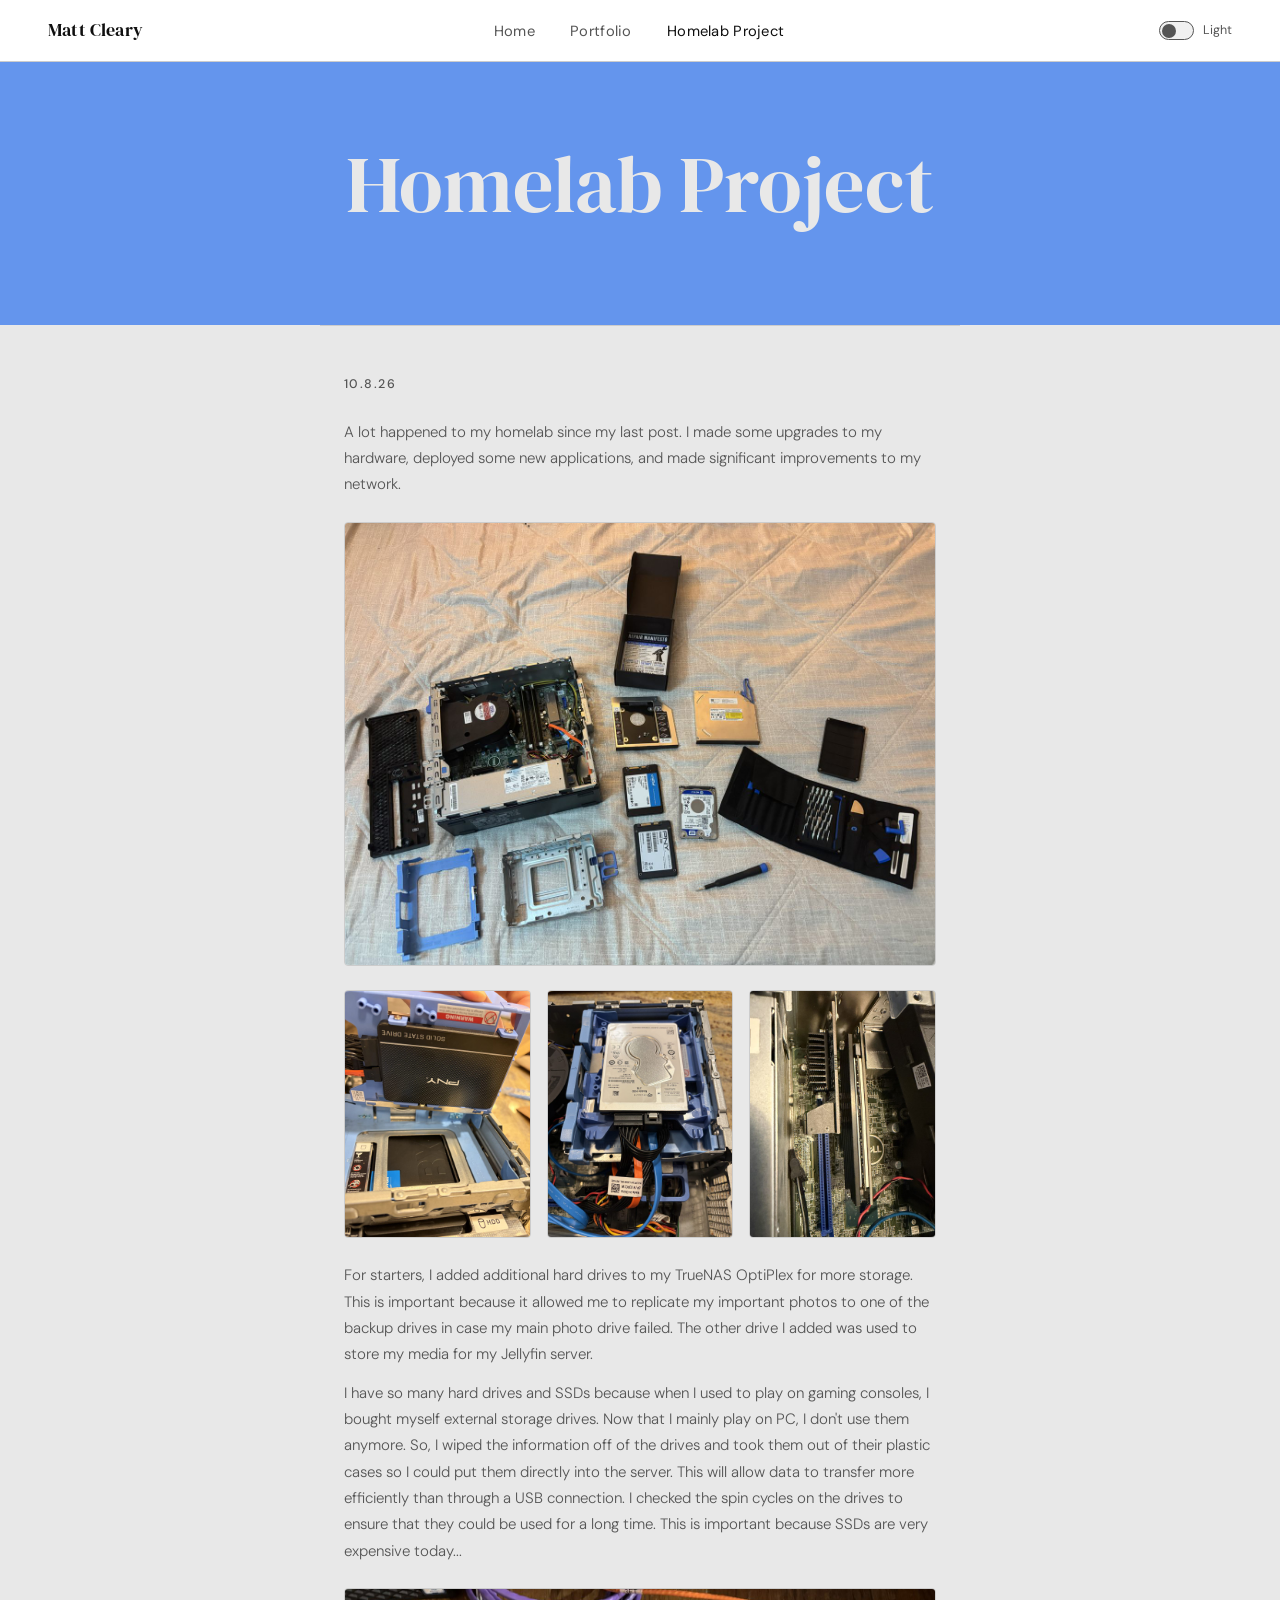
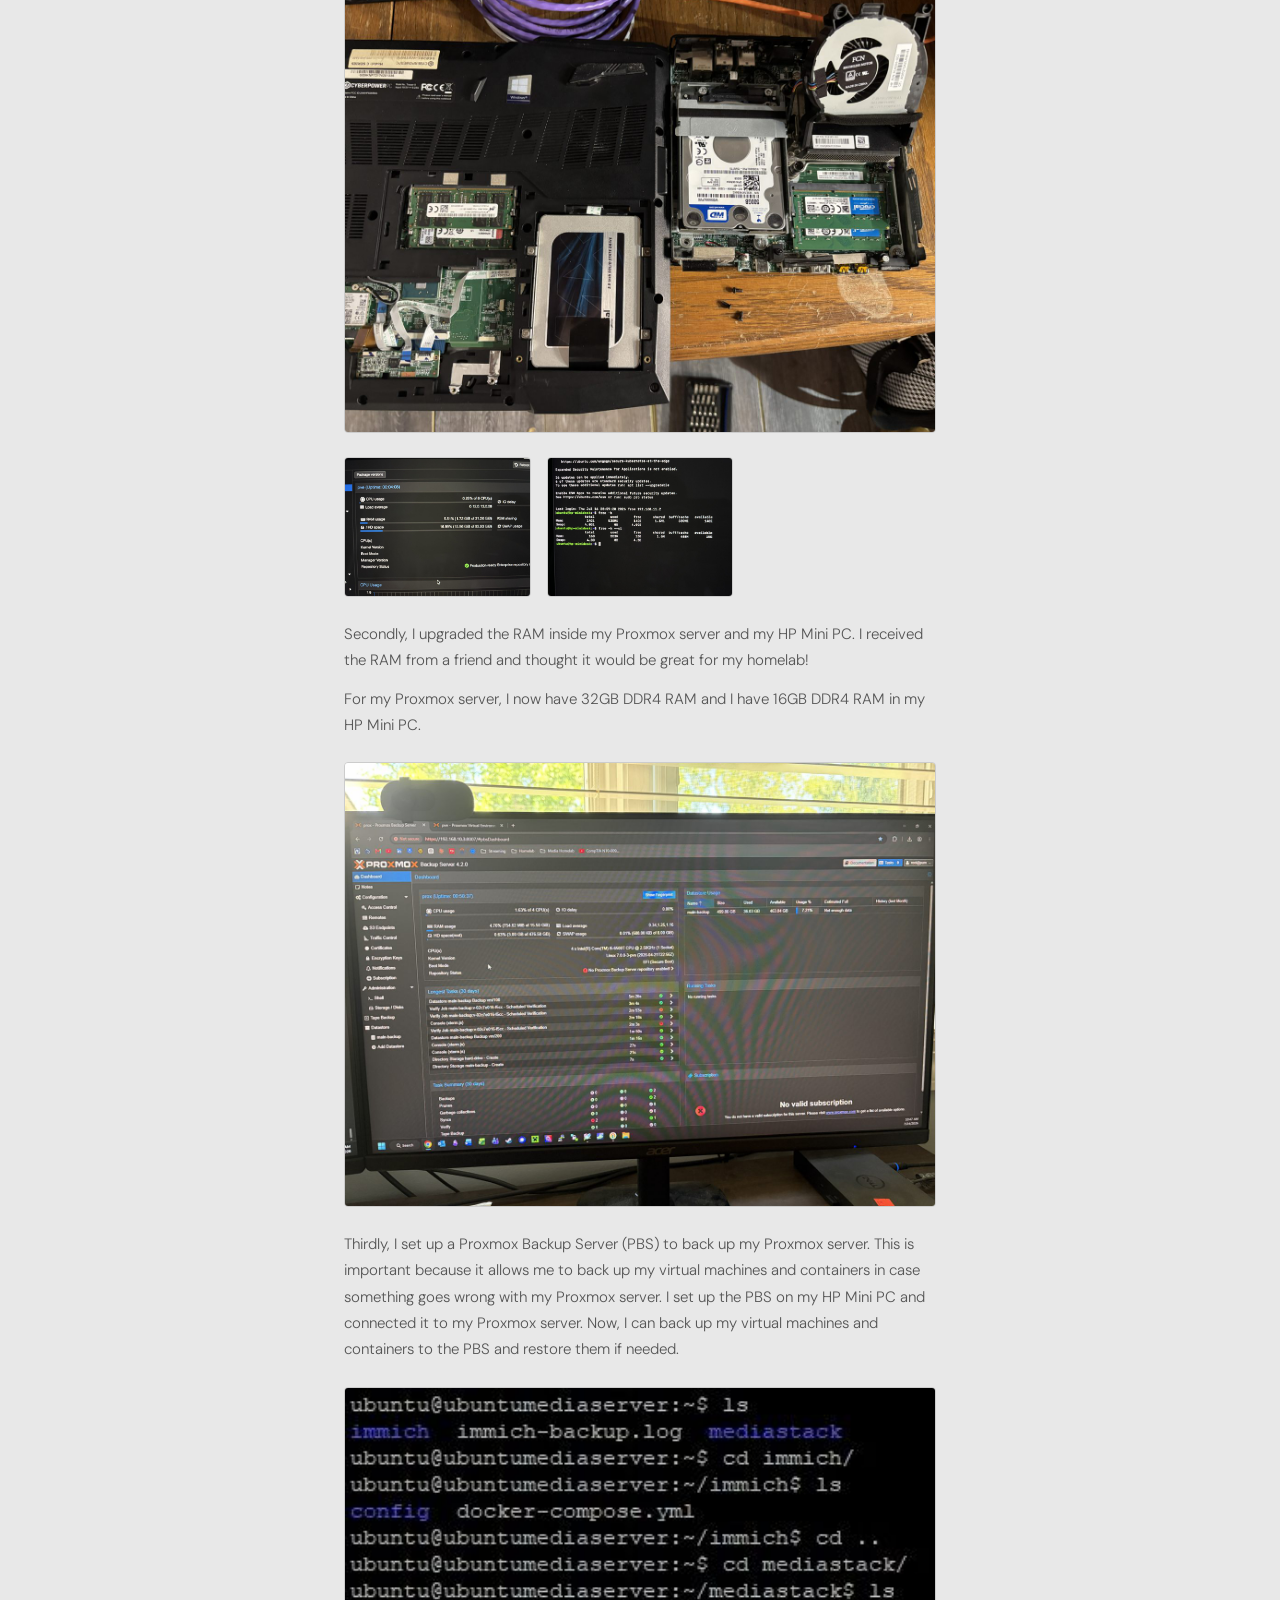
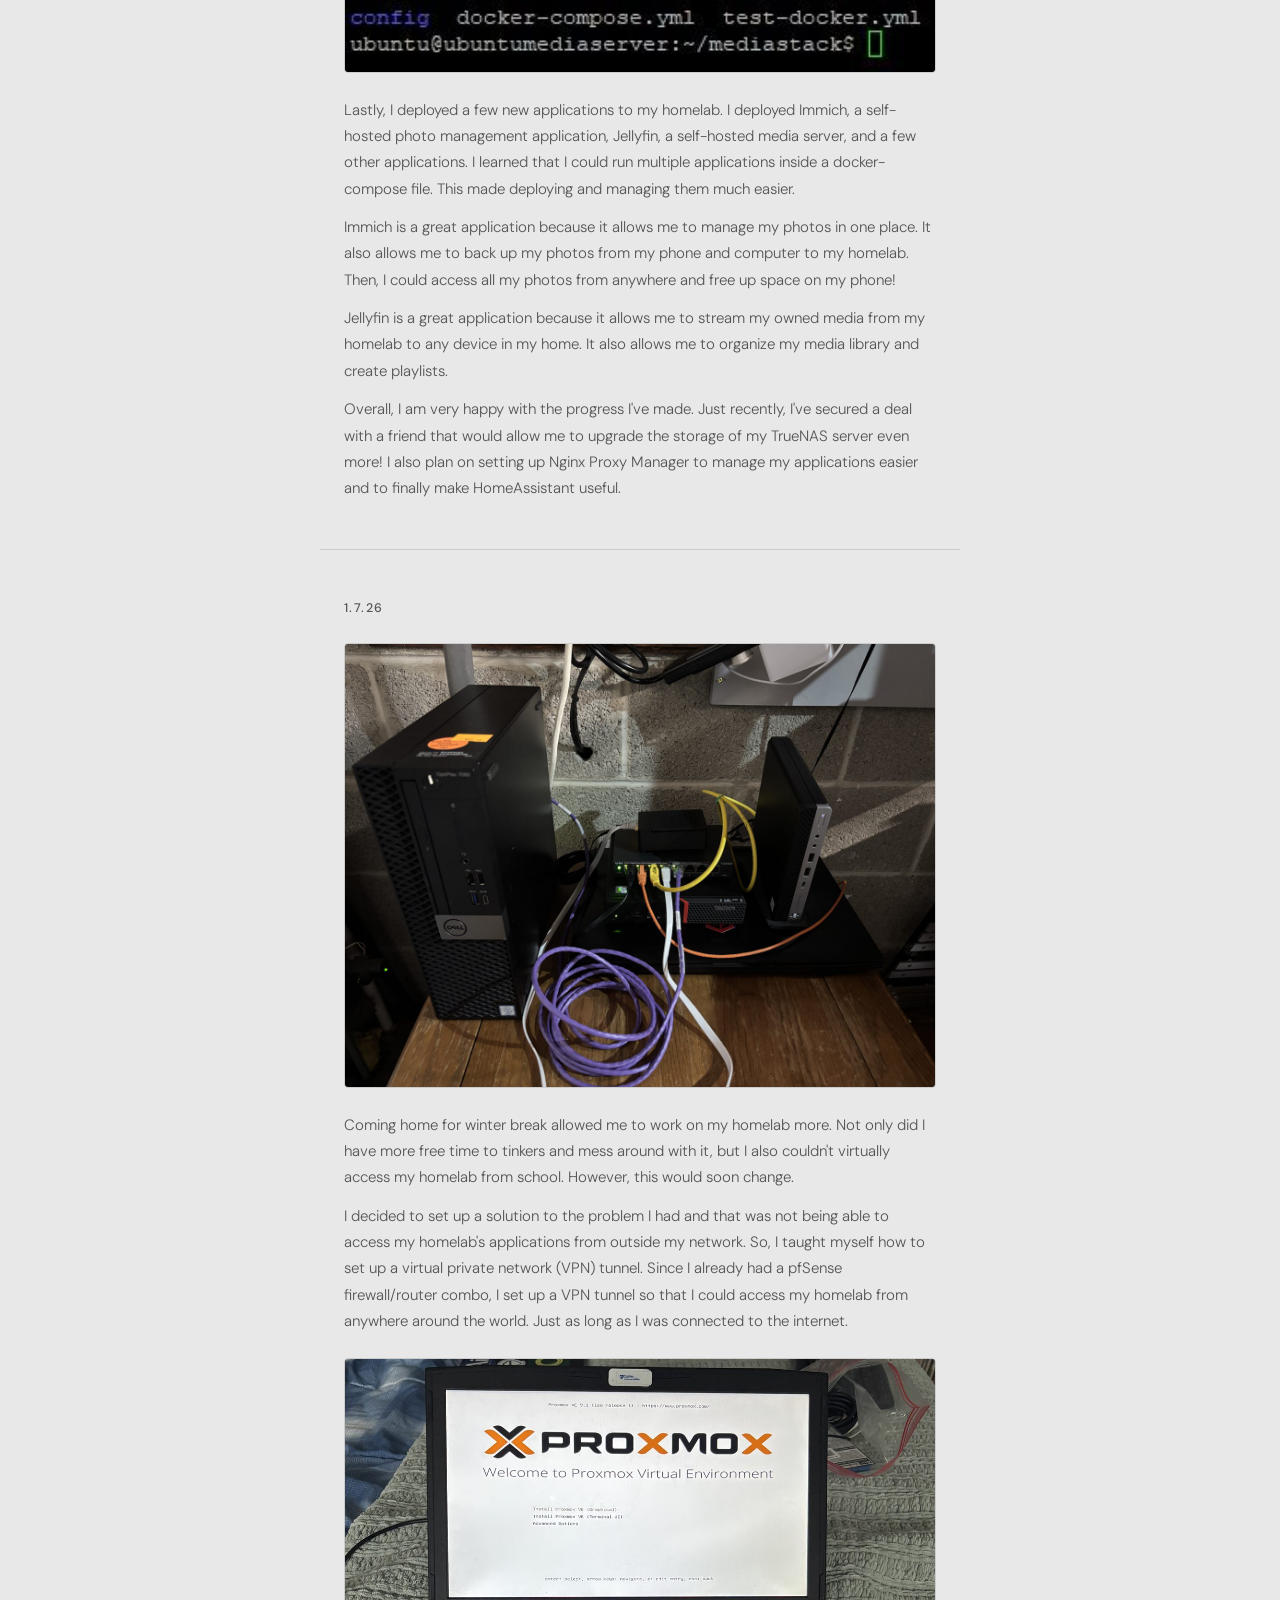
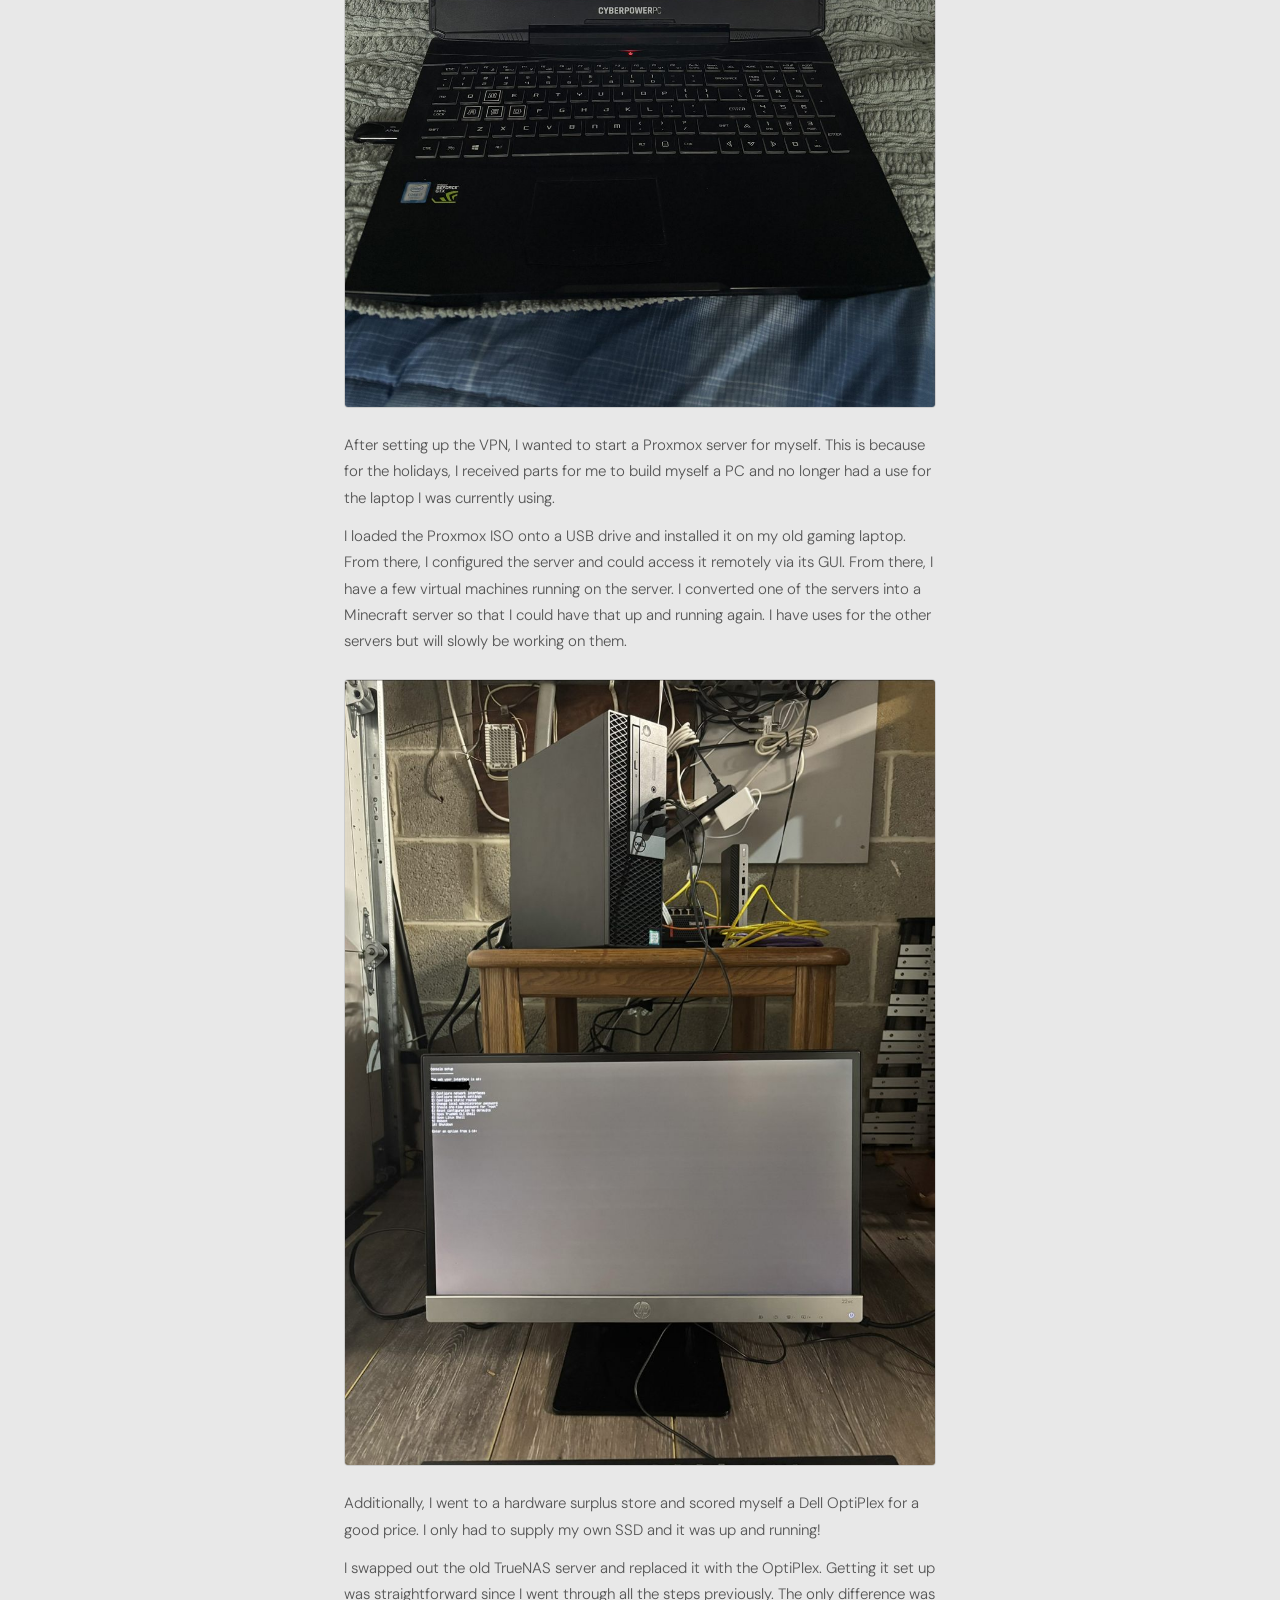
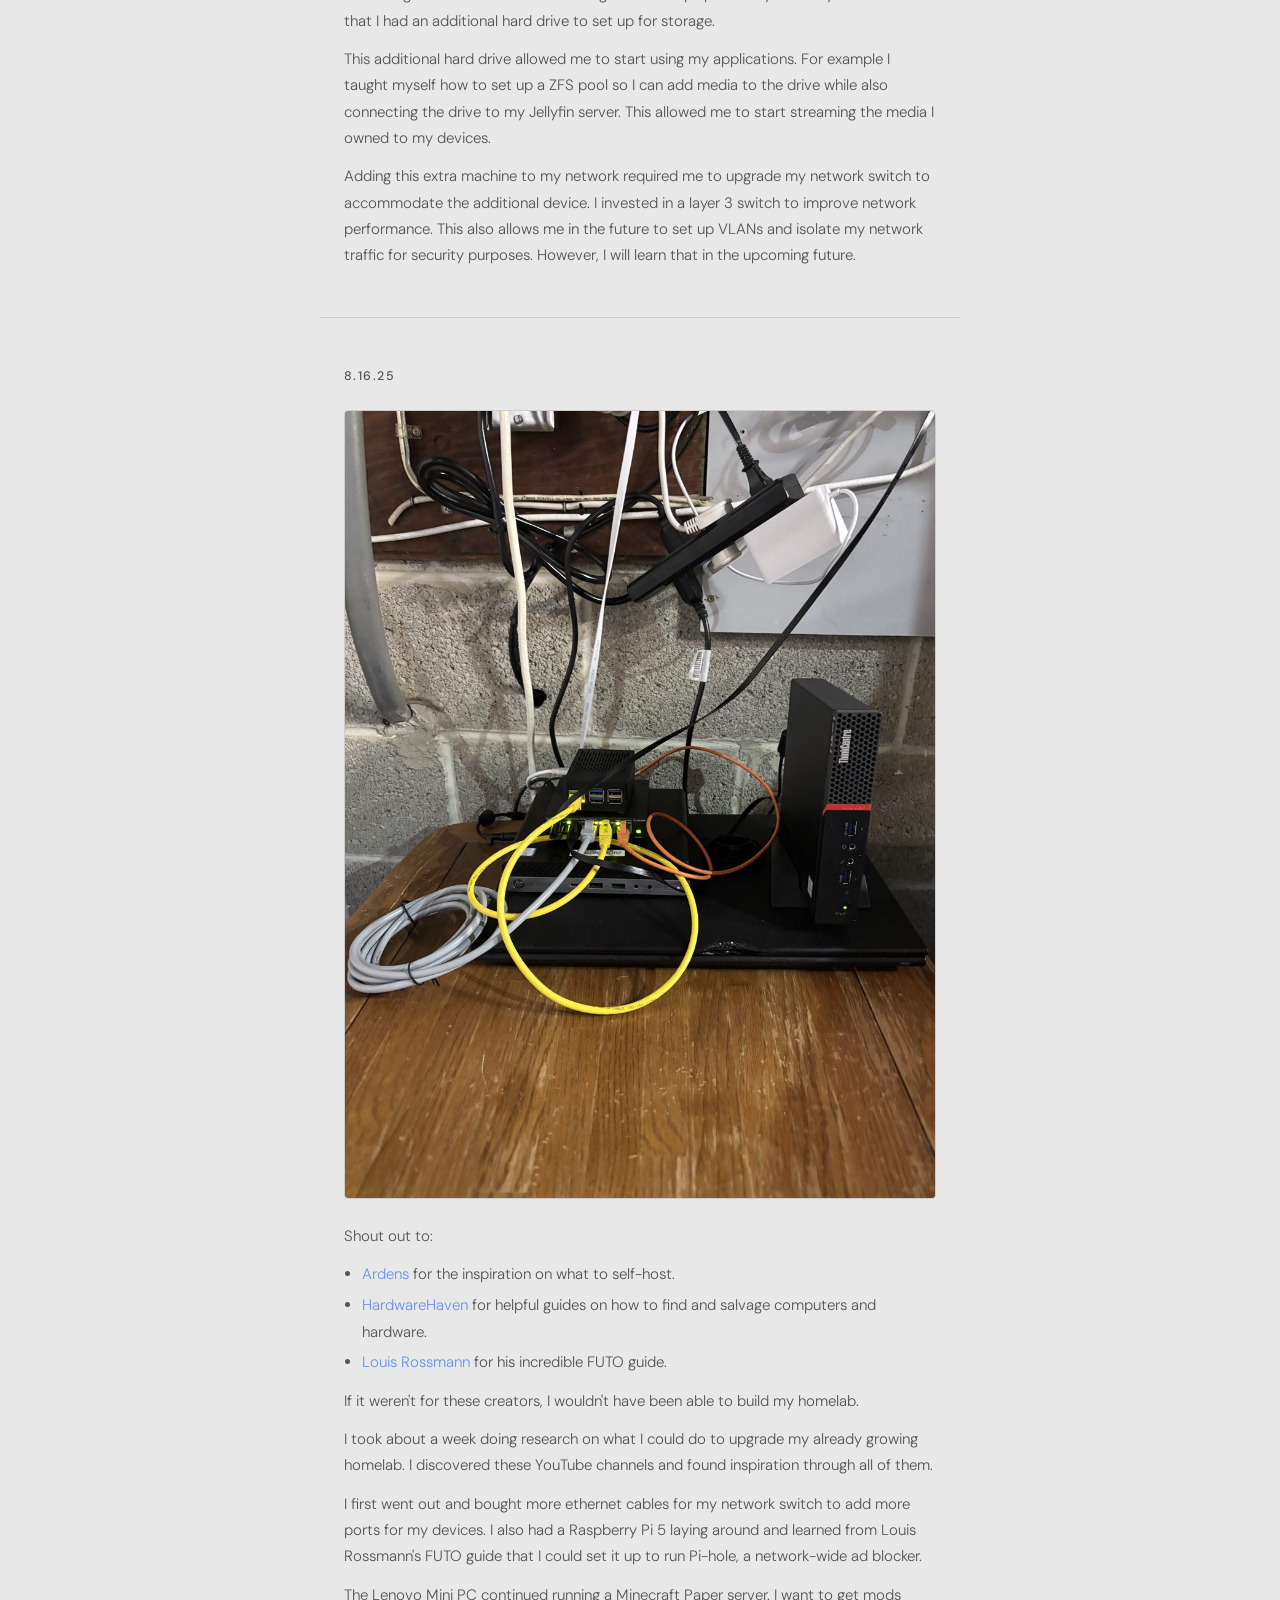
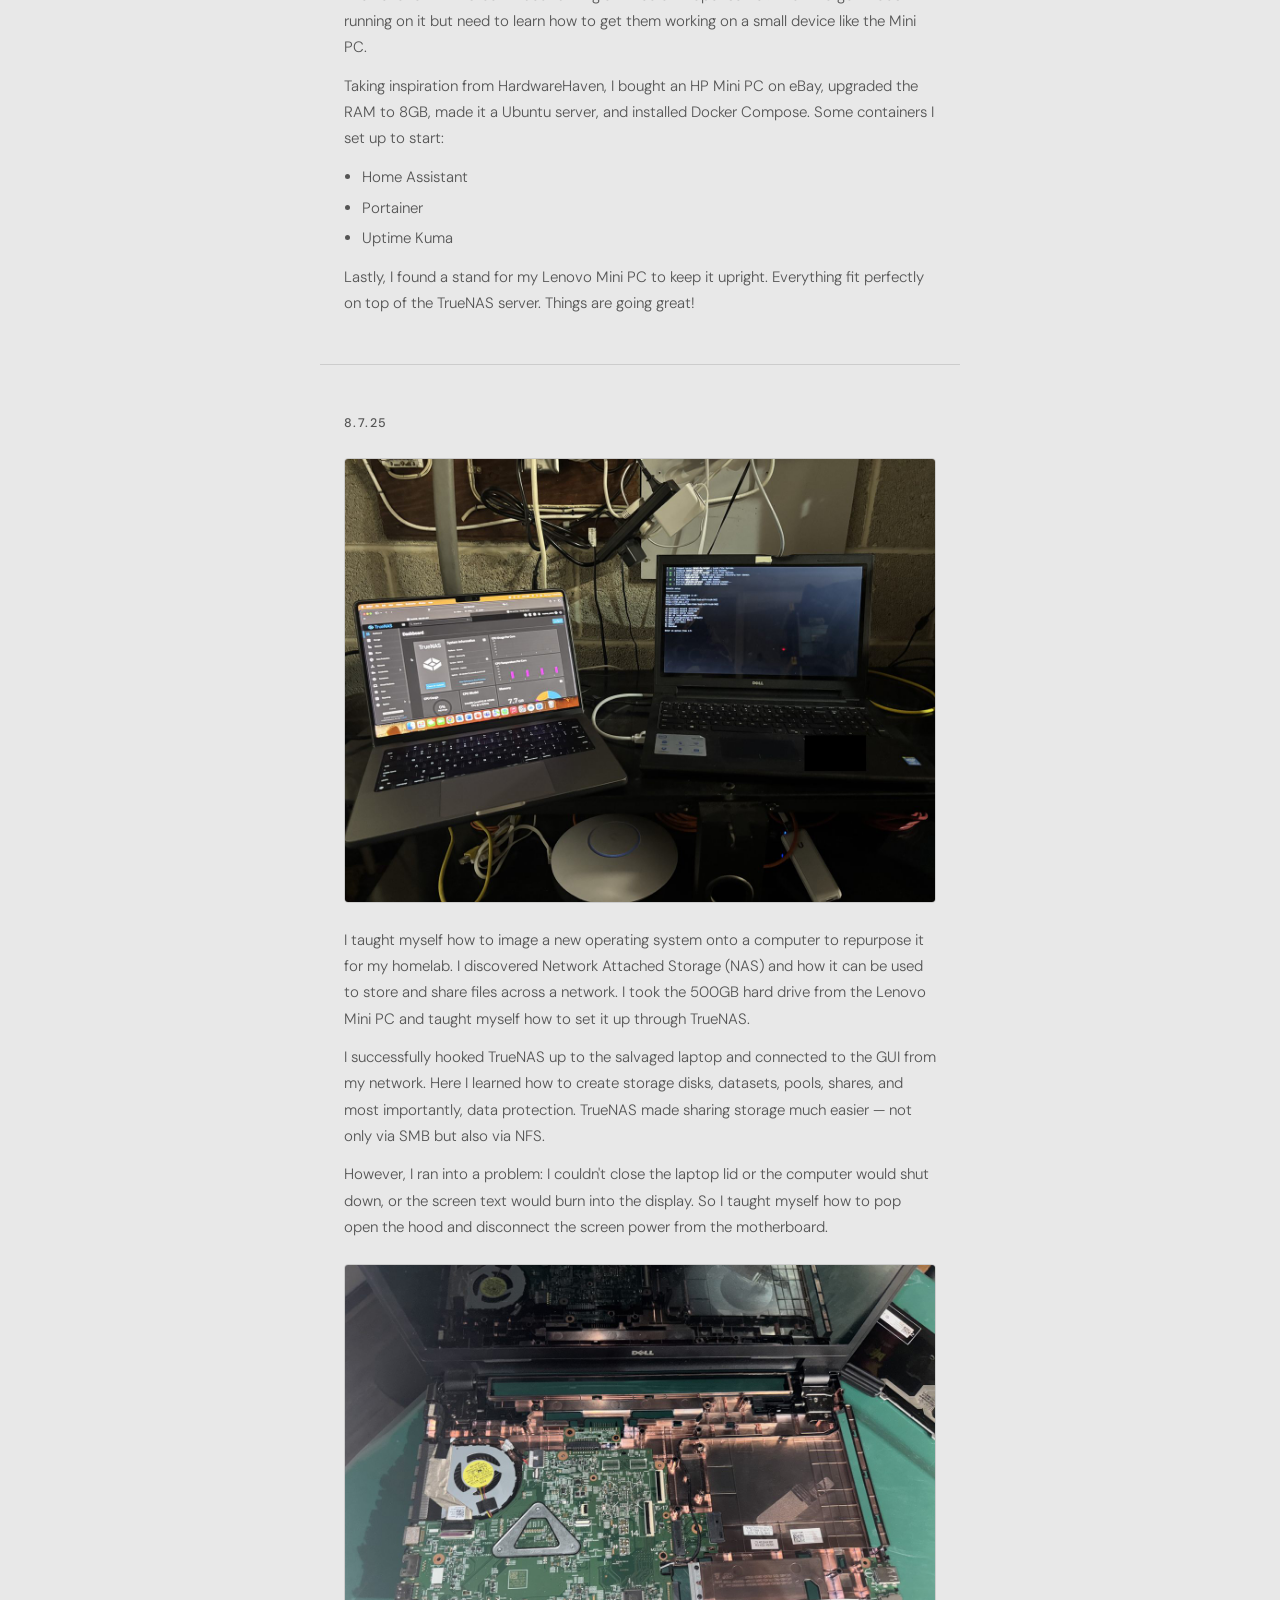
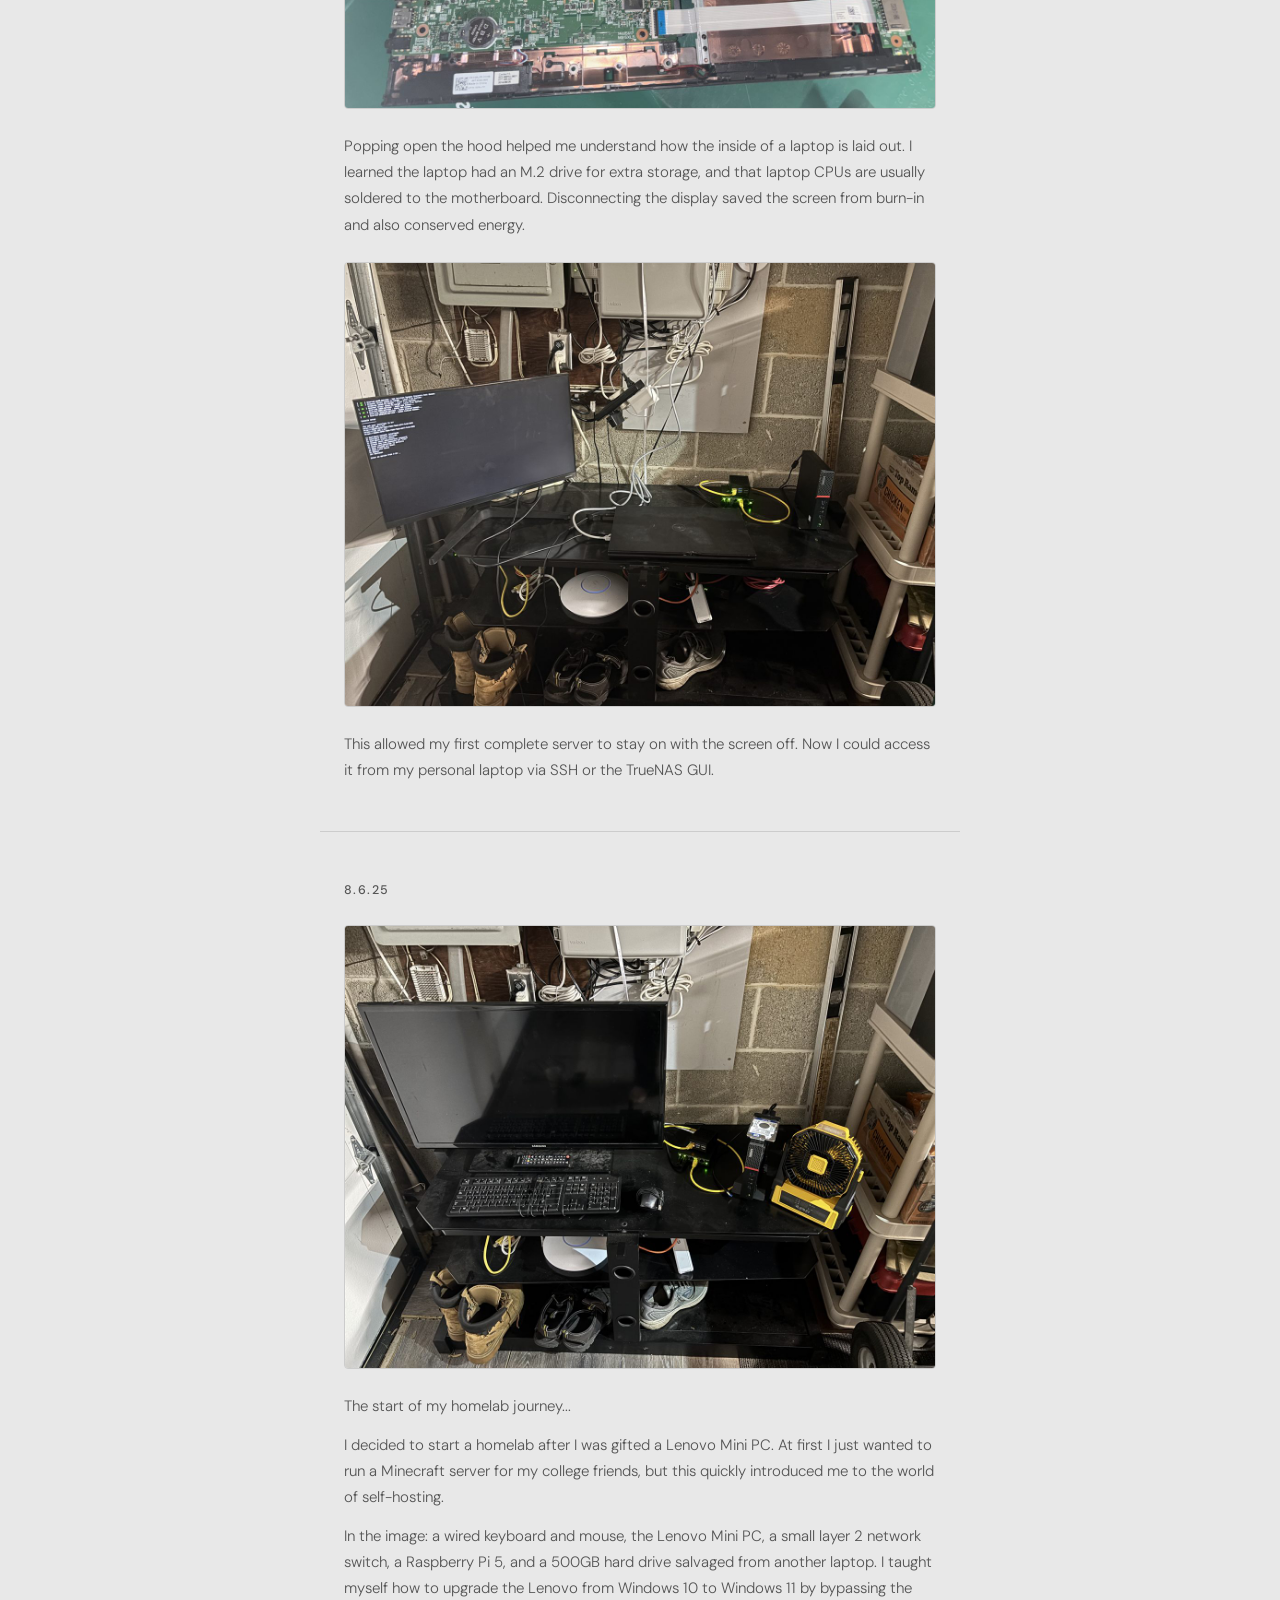
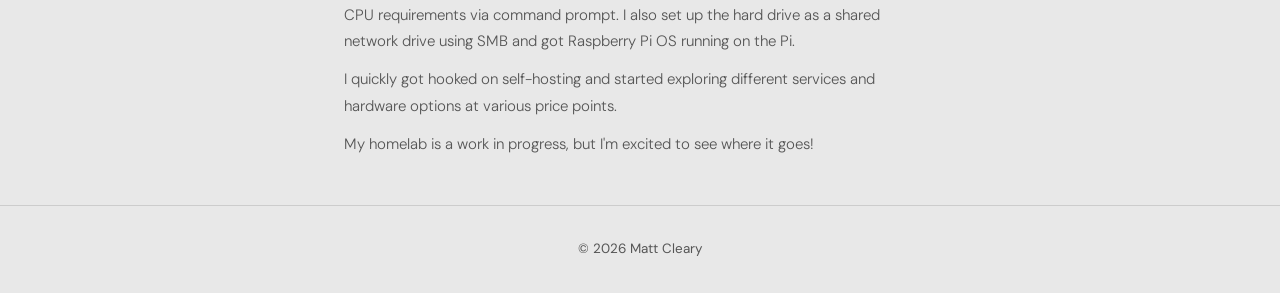
<file: homelab.html>
<!DOCTYPE html>
<html lang="en">
<head>
  <meta charset="UTF-8" />
  <meta name="viewport" content="width=device-width, initial-scale=1.0" />
  <title>Homelab — Matt Cleary</title>
  <link rel="preconnect" href="https://fonts.googleapis.com" />
  <link href="https://fonts.googleapis.com/css2?family=DM+Sans:wght@300;400;500&family=DM+Serif+Display&display=swap" rel="stylesheet" />
  <link rel="stylesheet" href="style.css" />
  <script src="theme.js"></script>
</head>
<body>

  <nav>
    <a class="nav-logo" href="/">Matt Cleary</a>
    <ul class="nav-links">
      <li><a href="/">Home</a></li>
      <li><a href="portfolio.html">Portfolio</a></li>
      <li><a href="homelab.html" class="active">Homelab Project</a></li>
    </ul>
  </nav>

  <div class="hero">
    <div class="hero-inner">
      <h1>Homelab Project</h1>
    </div>
  </div>

  <hr class="divider" />

  <div class="section">
    <p class="section-label">10.8.26</p>

    <div class="summary">
      <p>A lot happened to my homelab since my last post. I made some upgrades to my hardware, deployed some new applications, and made significant improvements
        to my network.
      </p>        
      </div>

    <div class="img-wrap">
    <img src="optimized/IMG_1479.jpg" alt="TrueNAS OptiPlex Upgrade" />
    </div>
    <div class="image-row">
      <div class="img-wrap">
        <img src="optimized/IMG_2115.JPG" alt="TrueNAS OptiPlex Upgrade" />
      </div>
      <div class="img-wrap">
        <img src="optimized/IMG_2116.JPG" alt="TrueNAS OptiPlex Upgrade" />
      </div>
      <div class="img-wrap">
        <img src="optimized/IMG_2106.JPG" alt="TrueNAS OptiPlex Upgrade" />
        </div>
    </div>
    <div class="summary">
         <p>For starters, I added additional hard drives to my TrueNAS OptiPlex for more storage. This is important because it allowed me to replicate my important photos
      to one of the backup drives in case my main photo drive failed. The other drive I added was used to store my media for my Jellyfin server.
      </p>
      <p>I have so many hard drives and SSDs because when I used to play on gaming consoles, I bought myself external storage drives. Now that I mainly play
        on PC, I don't use them anymore. So, I wiped the information off of the drives and took them out of their plastic cases so I could put them directly 
      into the server. This will allow data to transfer more efficiently than through a USB connection. I checked the spin cycles on the drives to ensure that 
    they could be used for a long time. This is important because SSDs are very expensive today...</p>
      </div>

    <div class="img-wrap">
    <img src="optimized/IMG_1834.jpg" alt="Ram Upgrade" />
    </div>
    <div class="image-row">  
    <div class="img-wrap">
      <img src="optimized/IMG_1835.jpg" alt="Ram Upgrade" />
      </div>
      <div class="img-wrap">
        <img src="optimized/IMG_1836.jpg" alt="Ram Upgrade" />
      </div>
    </div>
    <div class="summary">
      <p>Secondly, I upgraded the RAM inside my Proxmox server and my HP Mini PC. I received the RAM from a friend and thought it would be great for my homelab!</p>
      <p>For my Proxmox server, I now have 32GB DDR4 RAM and I have 16GB DDR4 RAM in my HP Mini PC.</p>
    </div>

    <div class="img-wrap">
      <img src="optimized/IMG_1920.jpg" alt="Proxmox Backup Server" />
      </div>
      <div class="summary">
        <p>Thirdly, I set up a Proxmox Backup Server (PBS) to back up my Proxmox server. This is important because it allows me to back up my virtual
           machines and containers in case something goes wrong with my Proxmox server. I set up the PBS on my HP Mini PC and connected it to my Proxmox 
           server. Now, I can back up my virtual machines and containers to the PBS and restore them if needed. </p>
      </div>

    <div class="img-wrap">
      <img src="optimized/mediastack.jpg" alt="Media Stack" />
    </div>
    

    <div class="summary">
      <p>Lastly, I deployed a few new applications to my homelab. I deployed Immich, a self-hosted photo management application, Jellyfin, a self-hosted 
        media server, and a few other applications. I learned that I could run multiple applications inside a docker-compose file. This made deploying
      and managing them much easier.</p>
      <p>Immich is a great application because it allows me to manage my photos in one place. It also allows me to back up my photos from my phone and 
        computer to my homelab. Then, I could access all my photos from anywhere and free up space on my phone!</p>
      <p>Jellyfin is a great application because it allows me to stream my owned media from my homelab to any device in my home. 
        It also allows me to organize my media library and create playlists.</p>
      <p>Overall, I am very happy with the progress I've made. Just recently, I've secured a deal with a friend that would allow me to upgrade the storage
        of my TrueNAS server even more! I also plan on setting up Nginx Proxy Manager to manage my applications easier and to finally make HomeAssistant useful. 
      </p>
      </div>
  </div>


  <hr class="divider" />

  <div class="section">
    <p class="section-label">1.7.26</p>
    <div class="img-wrap">
      <img src="optimized/IMG_8065.jpeg" alt="OptiPlex additional hardware" />
      </div>
    <div class="summary">
      <p>Coming home for winter break allowed me to work on my homelab more. Not only did I have more free time to tinkers and mess around with it, but I also couldn't 
        virtually access my homelab from school. However, this would soon change.</p>
      <p>I decided to set up a solution to the problem I had and that was not being able to access my homelab's applications from outside my network. So, I taught myself
        how to set up a virtual private network (VPN) tunnel. Since I already had a pfSense firewall/router combo, I set up a VPN tunnel so that I could access my homelab from
        anywhere around the world. Just as long as I was connected to the internet.</p>
    </div>


    <div class="img-wrap">
      <img src="optimized/IMG_7983.jpeg" alt="Proxmox server setup" />
      </div>
    <div class="summary">
        <p>After setting up the VPN, I wanted to start a Proxmox server for myself. This is because for the holidays, I received parts for me to build myself a PC and no longer had
          a use for the laptop I was currently using.</p>
        <p>I loaded the Proxmox ISO onto a USB drive and installed it on my old gaming laptop. From there, I configured the server and could access it remotely via its GUI. From there,
          I have a few virtual machines running on the server. I converted one of the servers into a Minecraft server so that I could have that up and running again. I have uses
          for the other servers but will slowly be working on them.
        </p>
      </div>

    <div class="img-wrap">
      <img src="optimized/IMG_7992.jpeg" alt="OptiPlex additional hardware" />
      </div>
    <div class="summary">
      <p>Additionally, I went to a hardware surplus store and scored myself a Dell OptiPlex for a good price. I only had to supply my own SSD and it was up and running!</p>
      <p>I swapped out the old TrueNAS server and replaced it with the OptiPlex. Getting it set up was straightforward since I went through all the steps previously. The only difference 
        was that I had an additional hard drive to set up for storage.</p>
        <p>This additional hard drive allowed me to start using my applications. For example I taught myself how to set up a ZFS pool so I can add media to the drive while also
          connecting the drive to my Jellyfin server. This allowed me to start streaming the media I owned to my devices.
        </p>
      <p>Adding this extra machine to my network required me to upgrade my network switch to accommodate the additional device. I invested in a layer 3 switch to improve
        network performance. This also allows me in the future to set up VLANs and isolate my network traffic for security purposes. However, I will learn that in the upcoming future.
      </p>
    </div>
  </div>


  <hr class="divider" />

  <div class="section">
    <p class="section-label">8.16.25</p>
    <div class="img-wrap">
      <img src="optimized/IMG_5482.jpeg" alt="Homelab router and switch installation" />
    </div>
    <div class="summary">
      <p>Shout out to:</p>
      <ul>
        <li><a href="https://www.youtube.com/@Ardens.">Ardens</a> for the inspiration on what to self-host.</li>
        <li><a href="https://www.youtube.com/@HardwareHaven">HardwareHaven</a> for helpful guides on how to find and salvage computers and hardware.</li>
        <li><a href="https://www.youtube.com/channel/UCl2mFZoRqjw_ELax4Yisf6w">Louis Rossmann</a> for his incredible FUTO guide.</li>
      </ul>
      <p>If it weren't for these creators, I wouldn't have been able to build my homelab.</p>
      <p>I took about a week doing research on what I could do to upgrade my already growing homelab. I discovered these YouTube channels and found inspiration through all of them.</p>
      <p>I first went out and bought more ethernet cables for my network switch to add more ports for my devices. I also had a Raspberry Pi 5 laying around and learned from Louis Rossmann's FUTO guide that I could set it up to run Pi-hole, a network-wide ad blocker.</p>
      <p>The Lenovo Mini PC continued running a Minecraft Paper server. I want to get mods running on it but need to learn how to get them working on a small device like the Mini PC.</p>
      <p>Taking inspiration from HardwareHaven, I bought an HP Mini PC on eBay, upgraded the RAM to 8GB, made it a Ubuntu server, and installed Docker Compose. Some containers I set up to start:</p>
      <ul>
        <li>Home Assistant</li>
        <li>Portainer</li>
        <li>Uptime Kuma</li>
      </ul>
      <p>Lastly, I found a stand for my Lenovo Mini PC to keep it upright. Everything fit perfectly on top of the TrueNAS server. Things are going great!</p>
    </div>
  </div>

  <hr class="divider" />

  <div class="section">
    <p class="section-label">8.7.25</p>
    <div class="img-wrap">
      <img src="optimized/IMG_5415.jpeg" alt="Tinkering with computer hardware" />
    </div>
    <div class="summary">
      <p>I taught myself how to image a new operating system onto a computer to repurpose it for my homelab. I discovered Network Attached Storage (NAS) and how it can be used to store and share files across a network. I took the 500GB hard drive from the Lenovo Mini PC and taught myself how to set it up through TrueNAS.</p>
      <p>I successfully hooked TrueNAS up to the salvaged laptop and connected to the GUI from my network. Here I learned how to create storage disks, datasets, pools, shares, and most importantly, data protection. TrueNAS made sharing storage much easier — not only via SMB but also via NFS.</p>
      <p>However, I ran into a problem: I couldn't close the laptop lid or the computer would shut down, or the screen text would burn into the display. So I taught myself how to pop open the hood and disconnect the screen power from the motherboard.</p>
    </div>

    <div class="img-wrap">
      <img src="optimized/IMG_5423.jpeg" alt="Popping open the hood" />
    </div>
    <div class="summary">
      <p>Popping open the hood helped me understand how the inside of a laptop is laid out. I learned the laptop had an M.2 drive for extra storage, and that laptop CPUs are usually soldered to the motherboard. Disconnecting the display saved the screen from burn-in and also conserved energy.</p>
    </div>

    <div class="img-wrap">
      <img src="optimized/IMG_5425.jpeg" alt="Operating while hood is closed" />
    </div>
    <div class="summary">
      <p>This allowed my first complete server to stay on with the screen off. Now I could access it from my personal laptop via SSH or the TrueNAS GUI.</p>
    </div>
  </div>

  <hr class="divider" />

  <div class="section">
    <p class="section-label">8.6.25</p>
    <div class="img-wrap">
      <img src="optimized/IMG_5393.jpeg" alt="Early homelab setup" />
    </div>
    <div class="summary">
      <p>The start of my homelab journey...</p>
      <p>I decided to start a homelab after I was gifted a Lenovo Mini PC. At first I just wanted to run a Minecraft server for my college friends, but this quickly introduced me to the world of self-hosting.</p>
      <p>In the image: a wired keyboard and mouse, the Lenovo Mini PC, a small layer 2 network switch, a Raspberry Pi 5, and a 500GB hard drive salvaged from another laptop. I taught myself how to upgrade the Lenovo from Windows 10 to Windows 11 by bypassing the CPU requirements via command prompt. I also set up the hard drive as a shared network drive using SMB and got Raspberry Pi OS running on the Pi.</p>
      <p>I quickly got hooked on self-hosting and started exploring different services and hardware options at various price points.</p>
      <p>My homelab is a work in progress, but I'm excited to see where it goes!</p>
    </div>
  </div>

  <!-- <hr class="divider" />

  <div class="section">
    <p class="section-label">Hardware · As of 1.7.26</p>
    <div class="two-col">
      <div class="two-col-card">
        <h3>Server Hardware</h3>
        <ul>
          <li>32GB RAM for running multiple VMs</li>
          <li>1TB NVMe SSD for fast storage</li>
          <li>Multiple HDDs for data storage</li>
        </ul>
      </div>
      <div class="two-col-card">
        <h3>Virtualization</h3>
        <ul>
          <li>Proxmox VE hypervisor</li>
          <li>Multiple virtual machines</li>
          <li>Network isolation and VLANs</li>
        </ul>
      </div>
    </div>
  </div>

  <hr class="divider" />

  <div class="section">
    <p class="section-label">Services &amp; Applications · As of 1.7.26</p>
    <div class="two-col">
      <div class="two-col-card">
        <h3>Productivity</h3>
        <ul>
          <li>Nextcloud for file syncing</li>
        </ul>
      </div>
      <div class="two-col-card">
        <h3>Networking &amp; Security</h3>
        <ul>
          <li>Pi-hole for network-wide ad blocking</li>
          <li>pfSense firewall and routing</li>
          <li>VPN server for secure remote access</li>
        </ul>
      </div>
    </div>
    <div class="summary">
      <p>I also run a Minecraft server for friends and a Jellyfin server for my owned media.</p>
    </div>
  </div> -->

  <footer>
    &copy; 2026 Matt Cleary
  </footer>

  <dialog class="lightbox" aria-label="Enlarged image">
    <button class="lightbox-close" type="button" aria-label="Close enlarged image">&times;</button>
    <img class="lightbox-image" alt="" />
  </dialog>

  <script>
    const lightbox = document.querySelector(".lightbox");
    const lightboxImage = lightbox.querySelector(".lightbox-image");
    const lightboxClose = lightbox.querySelector(".lightbox-close");

    document.querySelectorAll(".section .img-wrap img").forEach((image) => {
      image.tabIndex = 0;
      image.setAttribute("role", "button");
      image.setAttribute("aria-label", `Enlarge image: ${image.alt}`);

      const openLightbox = () => {
        lightboxImage.src = image.currentSrc || image.src;
        lightboxImage.alt = image.alt;
        lightbox.showModal();
      };

      image.addEventListener("click", openLightbox);
      image.addEventListener("keydown", (event) => {
        if (event.key === "Enter" || event.key === " ") {
          event.preventDefault();
          openLightbox();
        }
      });
    });

    lightboxClose.addEventListener("click", () => lightbox.close());
    lightbox.addEventListener("click", (event) => {
      if (event.target === lightbox) lightbox.close();
    });
  </script>

</body>
</html>
</file>
<file: style.css>
:root {
  color-scheme: light;
  --bg:      #e8e8e8;
  --surface: #6495ED;
  --border:  #0f0f0f;
  --ink:     #e8e8e8;
  --muted:   #555555;
  --page-bg: #e8e8e8;
  --nav-bg: #ffffff;
  --card-bg: #ffffff;
  --line: #cccccc;
  --control-bg: #ffffff;
  --control-hover: #f0f0f0;
  --serif: 'DM Serif Display', Georgia, serif;
  --sans:  'DM Sans', system-ui, sans-serif;
}

html[data-theme="dark"] {
  color-scheme: dark;
  --bg: #101010;
  --border: #f0f0f0;
  --ink: #f0f0f0;
  --muted: #b8b8b8;
  --page-bg: #101010;
  --nav-bg: #000000;
  --card-bg: #181818;
  --line: #393939;
  --control-bg: #181818;
  --control-hover: #2a2a2a;
}

*, *::before, *::after { box-sizing: border-box; margin: 0; padding: 0; }

body {
  font-family: var(--sans);
  background: var(--page-bg);
  color: var(--border);
  line-height: 1.65;
  font-size: 17px;
}

/* ── NAV ── */
nav {
  position: sticky;
  top: 0;
  z-index: 100;
  background: var(--nav-bg);
  border-bottom: 1px solid var(--line);
  display: flex;
  align-items: center;
  justify-content: space-between;
  padding: 0 3rem;
  height: 62px;
}
.nav-logo {
  font-family: var(--serif);
  font-size: 1.15rem;
  color: var(--border);
  text-decoration: none;
  letter-spacing: 0.01em;
}
.nav-links {
  display: flex;
  gap: 2.2rem;
  list-style: none;
}
.nav-links a {
  font-size: 0.92rem;
  font-weight: 400;
  color: var(--muted);
  text-decoration: none;
  letter-spacing: 0.02em;
}
.nav-links a:hover,
.nav-links a.active { color: var(--border); }
.theme-toggle {
  display: inline-flex;
  align-items: center;
  gap: 0.55rem;
  margin-left: 1.5rem;
  padding: 0.35rem 0;
  border: 0;
  background: transparent;
  color: var(--muted);
  cursor: pointer;
  font: inherit;
  font-size: 0.78rem;
  white-space: nowrap;
}
.theme-toggle-track {
  position: relative;
  width: 2.2rem;
  height: 1.2rem;
  border: 1px solid var(--muted);
  border-radius: 1rem;
  background: var(--control-hover);
  transition: background 160ms ease;
}
.theme-toggle-track::after {
  position: absolute;
  top: 2px;
  left: 2px;
  width: 0.9rem;
  height: 0.9rem;
  border-radius: 50%;
  background: var(--muted);
  content: "";
  transition: transform 160ms ease, background 160ms ease;
}
.theme-toggle[aria-checked="true"] .theme-toggle-track {
  background: var(--surface);
}
.theme-toggle[aria-checked="true"] .theme-toggle-track::after {
  background: #ffffff;
  transform: translateX(1rem);
}
.theme-toggle:focus-visible {
  outline: 2px solid var(--surface);
  outline-offset: 4px;
}

/* ── HERO ── */
.hero {
  background: var(--surface);
  padding: 5rem 3rem;
  text-align: center;
}
.hero-inner {
  max-width: 640px;
  margin: 0 auto;
  display: flex;
  flex-direction: column;
  align-items: center;
}
.hero-tag {
  font-size: 0.82rem;
  font-weight: 500;
  color: var(--ink);
  letter-spacing: 0.1em;
  text-transform: uppercase;
  margin-bottom: 1.1rem;
}
.hero h1 {
  font-family: var(--serif);
  font-size: clamp(3rem, 7vw, 5rem);
  font-weight: 400;
  line-height: 1.05;
  color: var(--ink);
  margin-bottom: 1.2rem;
}
.hero-sub {
  font-size: 1.05rem;
  color: var(--ink);
  font-weight: 300;
  max-width: 480px;
  margin-bottom: 2rem;
}
.hero-links {
  display: flex;
  gap: 1rem;
  flex-wrap: wrap;
  justify-content: center;
}

/* ── BUTTONS ── */
.btn {
  display: inline-block;
  font-size: 0.88rem;
  font-weight: 500;
  text-decoration: none;
  padding: 0.65rem 1.5rem;
  border-radius: 3px;
}
.btn-solid {
  background: var(--control-bg);
  color: var(--surface);
}
.btn-solid:hover { background: var(--control-hover); }
.btn-ghost {
  background: var(--control-bg);
  color: var(--surface);
  border: 1px solid var(--control-bg);
}
.btn-ghost:hover { background: var(--control-hover); border-color: var(--control-hover); }

/* ── DIVIDER ── */
.divider {
  max-width: 640px;
  margin: 0 auto;
  border: none;
  border-top: 1px solid var(--line);
}

/* ── SECTIONS ── */
.section {
  max-width: 640px;
  margin: 0 auto;
  padding: 3rem 1.5rem;
}
.section-label {
  font-size: 0.78rem;
  font-weight: 500;
  color: var(--muted);
  text-transform: uppercase;
  letter-spacing: 0.12em;
  margin-bottom: 1.5rem;
}

/* ── POSITION / EXPERIENCE CARDS ── */
.positions {
  display: flex;
  flex-direction: column;
  gap: 1.5rem;
}
.position-card {
  background: var(--card-bg);
  border: 1px solid var(--line);
  border-radius: 4px;
  padding: 1.6rem 1.9rem;
}
.position-card-top {
  display: flex;
  justify-content: space-between;
  align-items: flex-start;
  gap: 1rem;
  margin-bottom: 0.25rem;
}
.position-title {
  font-size: 1rem;
  font-weight: 500;
  color: var(--border);
}
.position-date {
  font-size: 0.78rem;
  color: var(--muted);
  white-space: nowrap;
  padding-top: 0.15rem;
  flex-shrink: 0;
}
.position-org {
  font-size: 0.88rem;
  color: var(--surface);
  font-weight: 500;
  margin-bottom: 0.5rem;
  display: block;
  text-decoration: none;
}
.position-org:hover { text-decoration: underline; }
.position-desc {
  font-size: 0.92rem;
  color: var(--muted);
  font-weight: 300;
  line-height: 1.65;
}

/* ── SUMMARY TEXT ── */
.summary {
  font-size: 0.94rem;
  color: var(--muted);
  font-weight: 300;
  line-height: 1.75;
}
.summary p { margin-bottom: 0.8em; }
.summary p:last-child { margin-bottom: 0; }
.summary ul {
  margin: 0.3em 0 0.8em 1.2em;
  display: flex;
  flex-direction: column;
  gap: 0.3em;
}
.summary ul li { font-size: 0.94rem; color: var(--muted); font-weight: 300; }
.summary a { color: var(--surface); text-decoration: none; }
.summary a:hover { text-decoration: underline; }

/* ── MUSIC TASTE ── */
.music-intro {
  margin: -0.75rem 0 1.5rem;
  color: var(--muted);
  font-size: 0.9rem;
}
.music-bubbles {
  display: grid;
  grid-template-columns: repeat(auto-fill, minmax(140px, 1fr));
  gap: 1.5rem;
}
.music-bubble {
  display: flex;
  flex-direction: column;
  align-items: stretch;
  gap: 0.7rem;
  padding: 0.75rem;
  border: 1px solid var(--line);
  border-radius: 4px;
  background: var(--card-bg);
  color: var(--border);
  font-size: 0.88rem;
  text-align: center;
  text-decoration: none;
}
.music-artwork {
  display: block;
  width: 100%;
  aspect-ratio: 16 / 9;
  border: 1px solid var(--line);
  border-radius: 3px;
  object-fit: cover;
  transition: transform 160ms ease;
}
.music-bubble:hover .music-artwork,
.music-bubble:focus-visible .music-artwork {
  transform: scale(1.05);
}
.music-bubble:focus-visible {
  outline: 2px solid var(--surface);
  outline-offset: 4px;
  border-radius: 4px;
}

/* ── IMAGES ── */
.img-wrap { margin: 1.5rem 0; }
.image-row {
  display: grid;
  grid-template-columns: repeat(3, minmax(0, 1fr));
  gap: 1rem;
  margin: 1.5rem 0;
}
.image-row .img-wrap { margin: 0; }
.img-wrap img {
  width: 100%;
  height: auto;
  border-radius: 4px;
  border: 1px solid var(--line);
  display: block;
  cursor: zoom-in;
}
.img-wrap img:focus-visible {
  outline: 2px solid var(--surface);
  outline-offset: 3px;
}
.lightbox {
  position: fixed;
  inset: 0;
  display: grid;
  place-items: center;
  width: 100vw;
  height: 100vh;
  height: 100dvh;
  max-width: none;
  max-height: none;
  margin: 0;
  padding: 1rem;
  overflow: hidden;
  border: 0;
  background: transparent;
}
.lightbox:not([open]) {
  display: none;
}
.lightbox::backdrop {
  background: rgb(0 0 0 / 80%);
}
.lightbox-image {
  display: block;
  width: auto;
  height: auto;
  max-width: calc(100vw - 2rem);
  max-height: calc(100vh - 2rem);
  max-height: calc(100dvh - 2rem);
  object-fit: contain;
}
.lightbox-close {
  position: absolute;
  top: 1rem;
  right: 1rem;
  border: 0;
  background: transparent;
  color: #ffffff;
  cursor: pointer;
  font: inherit;
  font-size: 1.75rem;
  line-height: 1;
}

/* ── TWO-COL GRID ── */
.two-col {
  display: grid;
  grid-template-columns: 1fr 1fr;
  gap: 1px;
  background: var(--line);
  border: 1px solid var(--line);
  border-radius: 4px;
  overflow: hidden;
  margin-bottom: 1.5rem;
}
.two-col-card {
  background: var(--card-bg);
  padding: 1.4rem 1.6rem;
}
.two-col-card h3 {
  font-size: 0.78rem;
  font-weight: 500;
  letter-spacing: 0.1em;
  text-transform: uppercase;
  color: var(--muted);
  margin-bottom: 1rem;
}
.two-col-card ul {
  list-style: none;
  display: flex;
  flex-direction: column;
  gap: 0.5rem;
}
.two-col-card ul li {
  font-size: 0.92rem;
  color: var(--muted);
  font-weight: 300;
}

/* ── PAGE HEADER ── */
.page-header {
  max-width: 640px;
  margin: 0 auto;
  padding: 3.5rem 1.5rem 0;
}
.page-header h1 {
  font-family: var(--serif);
  font-size: clamp(2rem, 5vw, 3rem);
  font-weight: 400;
  color: var(--border);
  margin-bottom: 0.5rem;
}
.page-header p {
  font-size: 0.94rem;
  color: var(--muted);
  font-weight: 300;
}

/* ── FOOTER ── */
footer {
  border-top: 1px solid var(--line);
  text-align: center;
  padding: 2rem 3rem;
  font-size: 0.84rem;
  color: var(--muted);
}
footer a { color: var(--surface); text-decoration: none; }
footer a:hover { text-decoration: underline; }

/* ── RESPONSIVE ── */
@media (max-width: 680px) {
  nav {
    display: grid;
    grid-template-columns: 1fr auto;
    align-items: center;
    height: auto;
    min-height: 62px;
    gap: 0.35rem 1rem;
    padding: 0.65rem 1.2rem;
  }
  .nav-links {
    grid-column: 1 / -1;
    grid-row: 2;
    flex-wrap: wrap;
    gap: 0.75rem 1rem;
  }
  .theme-toggle {
    grid-column: 2;
    grid-row: 1;
    justify-self: end;
    margin-left: 0;
  }
  .hero { padding: 3.5rem 1.4rem; }
  .section { padding: 2.5rem 1.2rem; }
  .page-header { padding: 2.5rem 1.2rem 0; }
  .two-col { grid-template-columns: 1fr; }
}
</file>
